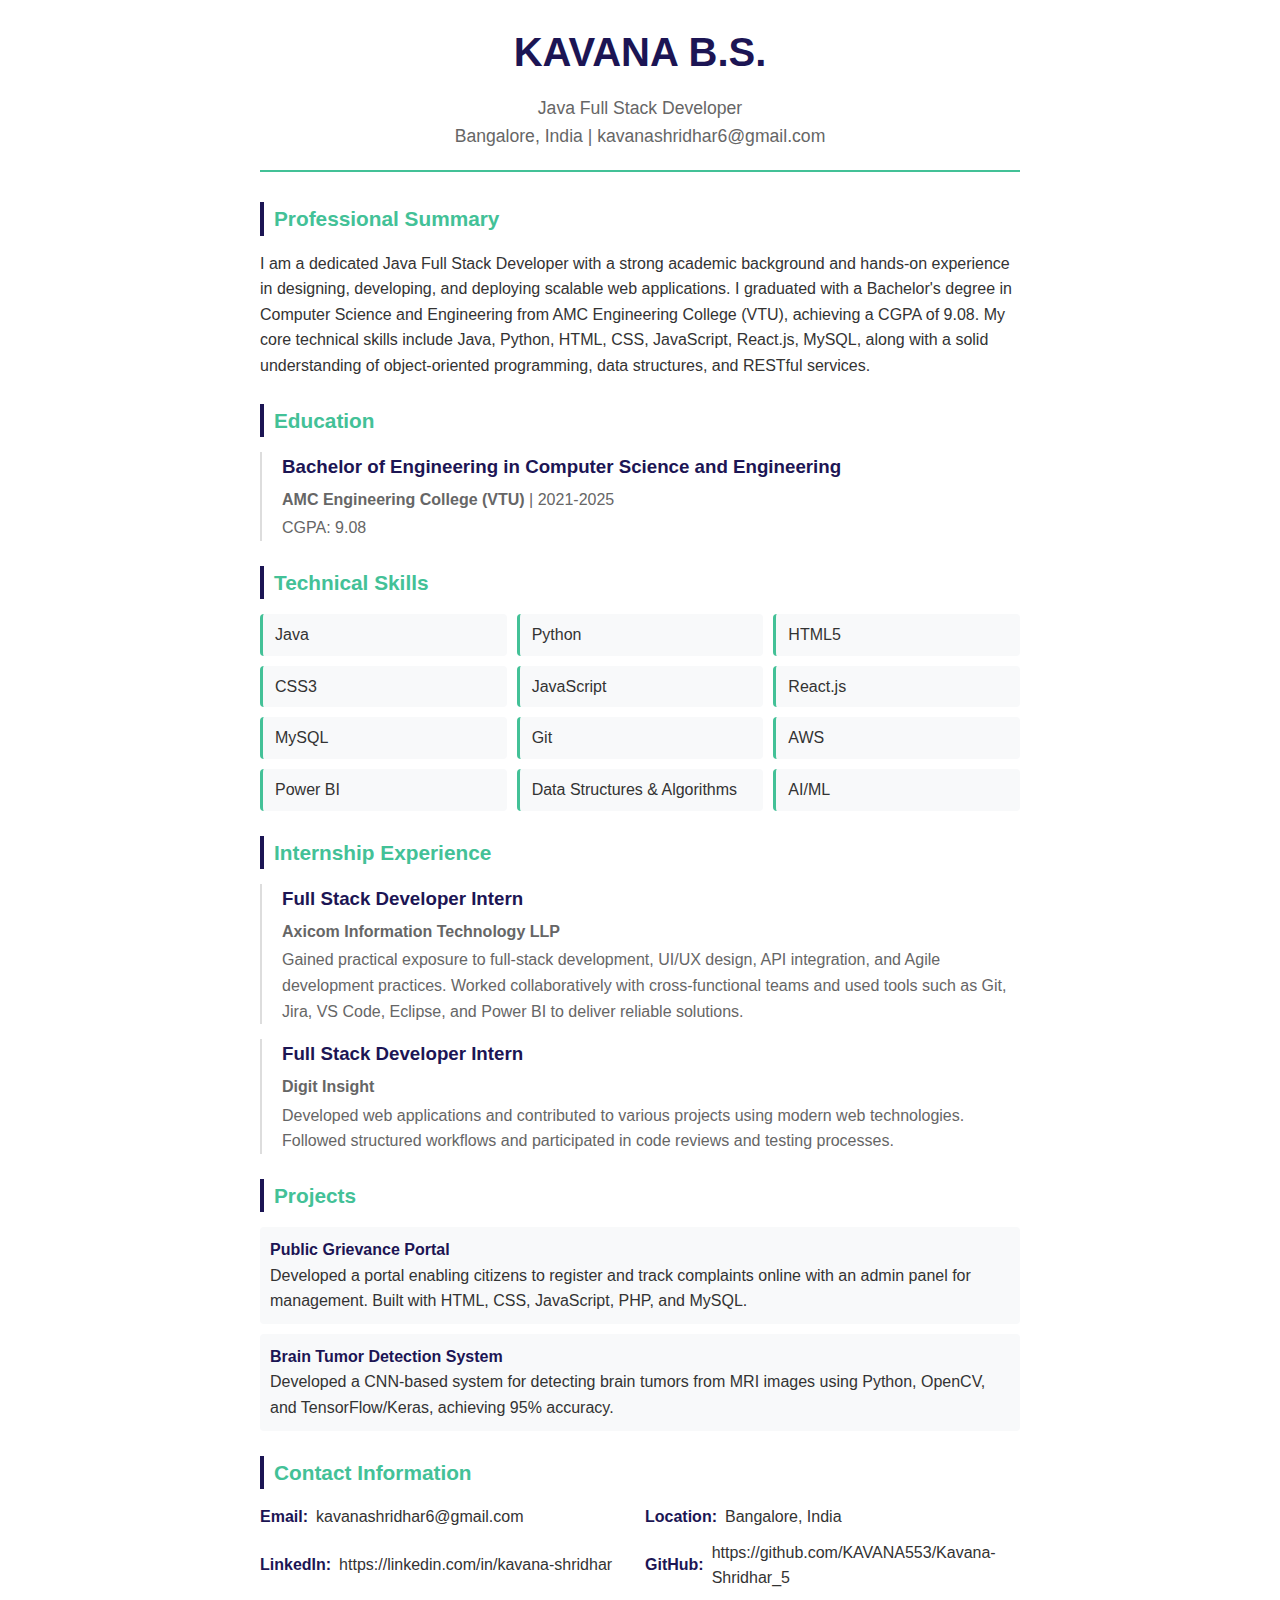
<file: cv.html>
<!DOCTYPE html>
<html lang="en">
<head>
    <meta charset="UTF-8">
    <meta name="viewport" content="width=device-width, initial-scale=1.0">
    <title>KAVANA B.S. - Curriculum Vitae</title>
    <style>
        * {
            margin: 0;
            padding: 0;
            box-sizing: border-box;
        }
        
        body {
            font-family: 'Arial', sans-serif;
            line-height: 1.6;
            color: #333;
            background: white;
            max-width: 800px;
            margin: 0 auto;
            padding: 20px;
        }
        
        .header {
            text-align: center;
            border-bottom: 2px solid #43C197;
            padding-bottom: 20px;
            margin-bottom: 30px;
        }
        
        .header h1 {
            color: #1C1554;
            font-size: 2.5rem;
            margin-bottom: 10px;
        }
        
        .header p {
            color: #666;
            font-size: 1.1rem;
        }
        
        .section {
            margin-bottom: 25px;
        }
        
        .section h2 {
            color: #43C197;
            font-size: 1.3rem;
            margin-bottom: 15px;
            border-left: 4px solid #1C1554;
            padding-left: 10px;
        }
        
        .contact-info {
            display: grid;
            grid-template-columns: repeat(auto-fit, minmax(250px, 1fr));
            gap: 10px;
            margin-bottom: 20px;
        }
        
        .contact-item {
            display: flex;
            align-items: center;
            gap: 8px;
        }
        
        .contact-item strong {
            color: #1C1554;
        }
        
        .education-item, .experience-item {
            margin-bottom: 15px;
            padding-left: 20px;
            border-left: 2px solid #ddd;
        }
        
        .education-item h3, .experience-item h3 {
            color: #1C1554;
            margin-bottom: 5px;
        }
        
        .education-item p, .experience-item p {
            color: #666;
            margin-bottom: 3px;
        }
        
        .skills-grid {
            display: grid;
            grid-template-columns: repeat(auto-fit, minmax(200px, 1fr));
            gap: 10px;
        }
        
        .skill-item {
            background: #f8f9fa;
            padding: 8px 12px;
            border-radius: 4px;
            border-left: 3px solid #43C197;
        }
        
        .projects-list {
            list-style: none;
        }
        
        .projects-list li {
            margin-bottom: 10px;
            padding: 10px;
            background: #f8f9fa;
            border-radius: 4px;
        }
        
        .projects-list li strong {
            color: #1C1554;
        }
        
        @media print {
            body {
                padding: 10px;
            }
            
            .header h1 {
                font-size: 2rem;
            }
        }
    </style>
</head>
<body>
    <div class="header">
        <h1>KAVANA B.S.</h1>
        <p>Java Full Stack Developer</p>
        <p>Bangalore, India | kavanashridhar6@gmail.com</p>
    </div>
    
    <div class="section">
        <h2>Professional Summary</h2>
        <p>I am a dedicated Java Full Stack Developer with a strong academic background and hands-on experience in designing, developing, and deploying scalable web applications. I graduated with a Bachelor's degree in Computer Science and Engineering from AMC Engineering College (VTU), achieving a CGPA of 9.08. My core technical skills include Java, Python, HTML, CSS, JavaScript, React.js, MySQL, along with a solid understanding of object-oriented programming, data structures, and RESTful services.</p>
    </div>
    
    <div class="section">
        <h2>Education</h2>
        <div class="education-item">
            <h3>Bachelor of Engineering in Computer Science and Engineering</h3>
            <p><strong>AMC Engineering College (VTU)</strong> | 2021-2025</p>
            <p>CGPA: 9.08</p>
        </div>
    </div>
    
    <div class="section">
        <h2>Technical Skills</h2>
        <div class="skills-grid">
            <div class="skill-item">Java</div>
            <div class="skill-item">Python</div>
            <div class="skill-item">HTML5</div>
            <div class="skill-item">CSS3</div>
            <div class="skill-item">JavaScript</div>
            <div class="skill-item">React.js</div>
            <div class="skill-item">MySQL</div>
            <div class="skill-item">Git</div>
            <div class="skill-item">AWS</div>
            <div class="skill-item">Power BI</div>
            <div class="skill-item">Data Structures & Algorithms</div>
            <div class="skill-item">AI/ML</div>
        </div>
    </div>
    
    <div class="section">
        <h2>Internship Experience</h2>
        <div class="experience-item">
            <h3>Full Stack Developer Intern</h3>
            <p><strong>Axicom Information Technology LLP</strong></p>
            <p>Gained practical exposure to full-stack development, UI/UX design, API integration, and Agile development practices. Worked collaboratively with cross-functional teams and used tools such as Git, Jira, VS Code, Eclipse, and Power BI to deliver reliable solutions.</p>
        </div>
        <div class="experience-item">
            <h3>Full Stack Developer Intern</h3>
            <p><strong>Digit Insight</strong></p>
            <p>Developed web applications and contributed to various projects using modern web technologies. Followed structured workflows and participated in code reviews and testing processes.</p>
        </div>
    </div>
    
    <div class="section">
        <h2>Projects</h2>
        <ul class="projects-list">
            <li>
                <strong>Public Grievance Portal</strong><br>
                Developed a portal enabling citizens to register and track complaints online with an admin panel for management. Built with HTML, CSS, JavaScript, PHP, and MySQL.
            </li>
            <li>
                <strong>Brain Tumor Detection System</strong><br>
                Developed a CNN-based system for detecting brain tumors from MRI images using Python, OpenCV, and TensorFlow/Keras, achieving 95% accuracy.
            </li>
        </ul>
    </div>
    
    <div class="section">
        <h2>Contact Information</h2>
        <div class="contact-info">
            <div class="contact-item">
                <strong>Email:</strong> kavanashridhar6@gmail.com
            </div>
            <div class="contact-item">
                <strong>Location:</strong> Bangalore, India
            </div>
            <div class="contact-item">
                <strong>LinkedIn:</strong> https://linkedin.com/in/kavana-shridhar
            </div>
            <div class="contact-item">
                <strong>GitHub:</strong> https://github.com/KAVANA553/Kavana-Shridhar_5
            </div>
        </div>
    </div>
</body>
</html>
</file>
